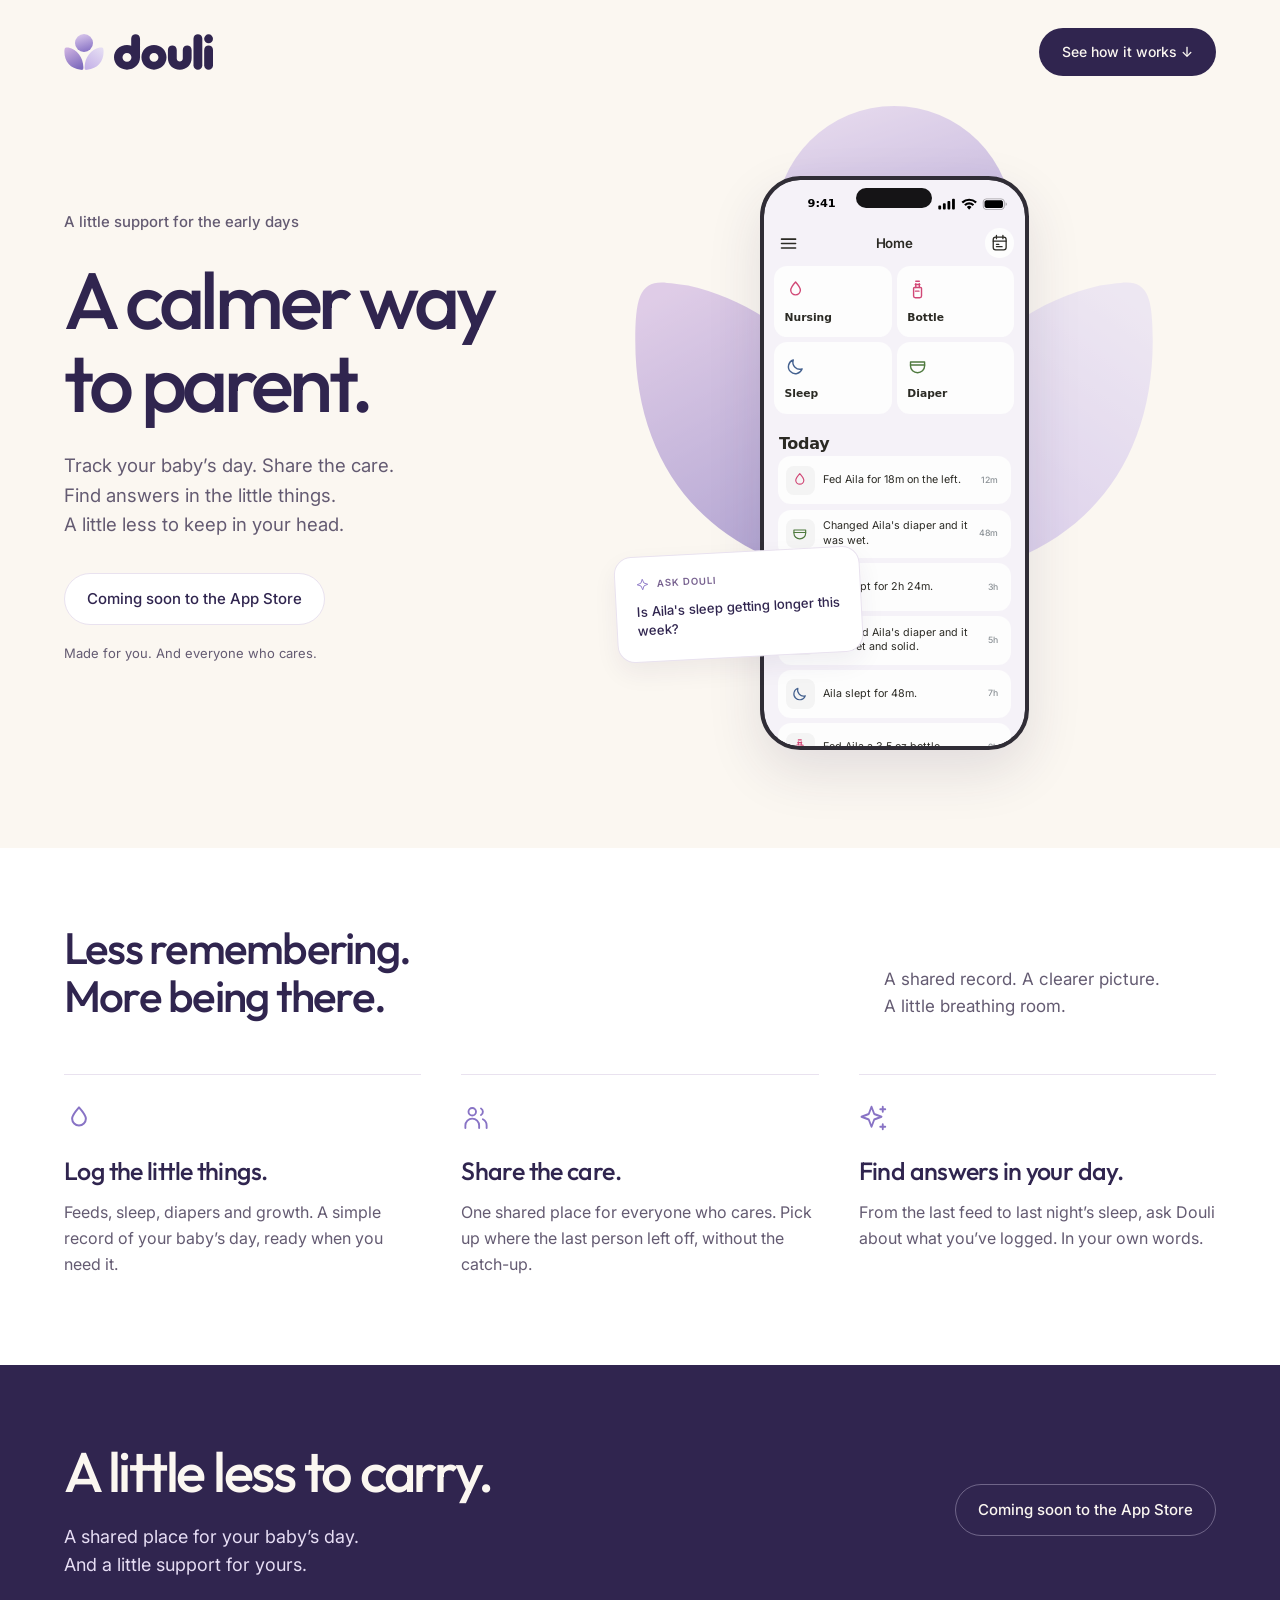
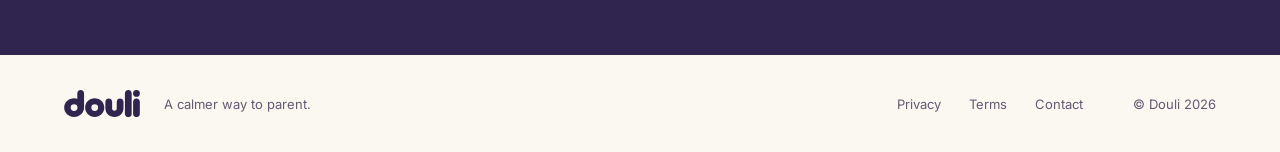
<file: index.html>
<!doctype html>
<html lang="en">
<head>
  <meta charset="utf-8">
  <meta name="viewport" content="width=device-width, initial-scale=1, viewport-fit=cover">
  <title>Douli: Shared Baby Tracker for Feeds, Sleep &amp; Diapers</title>
  <meta name="description" content="Douli is a calm baby tracker for the whole household. Log feeds, bottles, sleep and diapers in a tap, share one log with your partner and family, and ask Douli AI about the little things.">
  <link rel="canonical" href="https://getdouli.com/">
  <meta name="theme-color" content="#FBF7F1">
  <meta property="og:type" content="website">
  <meta property="og:site_name" content="Douli">
  <meta property="og:url" content="https://getdouli.com/">
  <meta property="og:title" content="Douli: a calmer way to parent">
  <meta property="og:description" content="Track your baby's day. Share the care. Find answers in the little things.">
  <meta property="og:image" content="https://getdouli.com/img/og.png">
  <meta property="og:image:width" content="1200">
  <meta property="og:image:height" content="630">
  <meta property="og:image:alt" content="Douli: a calmer way to parent.">
  <meta name="twitter:card" content="summary_large_image">
  <meta name="twitter:title" content="Douli: a calmer way to parent">
  <meta name="twitter:description" content="Track your baby's day. Share the care. Find answers in the little things.">
  <meta name="twitter:image" content="https://getdouli.com/img/og.png">
  <script type="application/ld+json">
  {
    "@context": "https://schema.org",
    "@graph": [
      {
        "@type": "WebSite",
        "@id": "https://getdouli.com/#website",
        "url": "https://getdouli.com/",
        "name": "Douli",
        "publisher": { "@id": "https://getdouli.com/#organization" }
      },
      {
        "@type": "Organization",
        "@id": "https://getdouli.com/#organization",
        "name": "Studio 4074",
        "url": "https://getdouli.com/",
        "logo": "https://getdouli.com/icon.png",
        "email": "hello@getdouli.com"
      },
      {
        "@type": "MobileApplication",
        "name": "Douli",
        "url": "https://getdouli.com/",
        "operatingSystem": "iOS",
        "applicationCategory": "HealthApplication",
        "description": "A calm baby tracker for the whole household: feeds, bottles, sleep and diapers in one shared log, with Douli AI for questions about the little things.",
        "image": "https://getdouli.com/img/og.png",
        "offers": { "@type": "Offer", "price": "0", "priceCurrency": "USD" },
        "publisher": { "@id": "https://getdouli.com/#organization" }
      }
    ]
  }
  </script>
  <link rel="icon" href="icon.png">
  <link rel="apple-touch-icon" href="apple-touch-icon.png">
  <link rel="preconnect" href="https://fonts.googleapis.com">
  <link rel="preconnect" href="https://fonts.gstatic.com" crossorigin>
  <link rel="stylesheet" href="https://fonts.googleapis.com/css2?family=Inter:wght@400;500;600&family=Outfit:wght@500&display=swap">
  <!-- Bump ?v= whenever styles.css changes: Pages lets browsers keep it 10 minutes. -->
  <link rel="stylesheet" href="styles.css?v=202611052049">
</head>
<!-- coming-soon: hides every "Get the app" button and App Store badge and
     shows the .soon pills instead. Remove the class at launch. -->
<body class="coming-soon">
  <!-- Built from the Paper file "Nura", page "Website" (Desktop, Mobile and
       "Get the app modal" artboards). -->

  <svg width="0" height="0" style="position:absolute" aria-hidden="true">
    <defs>
      <linearGradient id="petal-a" x1=".28" y1="0" x2=".6" y2="1"><stop stop-color="#D8C6EB"/><stop offset="1" stop-color="#8873C5"/></linearGradient>
      <linearGradient id="petal-b" x1=".2" y1="0" x2=".65" y2="1"><stop stop-color="#CDB1E1"/><stop offset="1" stop-color="#7D6ABC"/></linearGradient>
      <linearGradient id="petal-c" x1=".8" y1="0" x2=".2" y2="1"><stop stop-color="#E5DDF3"/><stop offset="1" stop-color="#C4B1E7"/></linearGradient>
      <symbol id="symbol" viewBox="0 0 200 180">
        <circle cx="100" cy="45" r="45" fill="url(#petal-a)"/>
        <path d="M14 67C4 66 2 72 2 89C2 139 32 173 84 179C95 181 97 177 97 166C96 119 66 78 22 68C19 67.5 16 67.1 14 67Z" fill="url(#petal-b)"/>
        <path d="M186 67C196 66 198 72 198 89C198 139 168 173 116 179C105 181 103 177 103 166C104 119 134 78 178 68C181 67.5 184 67.1 186 67Z" fill="url(#petal-c)"/>
      </symbol>
      <symbol id="wordmark" viewBox="0 0 213 76">
        <path fill-rule="evenodd" d="M37 9.5C37-3.167 56-3.167 56 9.5V49.5C56 64.8 43.6 76 28 76C12.4 76 0 64.5 0 49.5C0 34.5 12.4 23 28 23C31.2 23 34.2 23.5 37 24.5V9.5ZM37.5 49.5A9.6 9.6 0 1 0 18.3 49.5A9.6 9.6 0 1 0 37.5 49.5Z"/>
        <path fill-rule="evenodd" d="M113 49.5C113 64.5 101 76 86 76C71 76 59 64.5 59 49.5C59 34.5 71 23 86 23C101 23 113 34.5 113 49.5ZM95.6 49.5A9.6 9.6 0 1 0 76.4 49.5A9.6 9.6 0 1 0 95.6 49.5Z"/>
        <path d="M116 33.5C116 20.833 135 20.833 135 33.5V52C135 60.5 148 60.5 148 52V33.5C148 20.833 167 20.833 167 33.5V51C167 66.4 156.3 76 141.5 76C126.7 76 116 66.4 116 51V33.5Z"/>
        <path d="M171 9.5C171-3.167 190-3.167 190 9.5V66.5C190 79.167 171 79.167 171 66.5V9.5Z"/>
        <path d="M194 33.5C194 20.833 213 20.833 213 33.5V66.5C213 79.167 194 79.167 194 66.5V33.5Z"/>
        <circle cx="203.5" cy="9.5" r="9.5"/>
      </symbol>
      <symbol id="i-apple" viewBox="0 0 24 24"><path fill="currentColor" d="M17.05 12.536c.031 3.232 2.836 4.307 2.867 4.321-.024.076-.448 1.532-1.478 3.037-.89 1.301-1.813 2.596-3.268 2.623-1.43.026-1.89-.848-3.525-.848-1.634 0-2.144.821-3.498.874-1.404.053-2.474-1.407-3.372-2.703-1.835-2.651-3.237-7.49-1.354-10.758.936-1.623 2.609-2.65 4.425-2.676 1.382-.027 2.687.927 3.525.927.838 0 2.412-1.147 4.061-.979.69.029 2.628.279 3.873 2.1-.1.062-2.313 1.347-2.287 4.082M14.36 4.473c.746-.903 1.248-2.16 1.111-3.41-1.075.043-2.376.716-3.147 1.619-.691.799-1.296 2.078-1.132 3.303 1.198.093 2.422-.609 3.168-1.512"/></symbol>
      <symbol id="i-drop" viewBox="0 0 24 24"><path d="M12 3.5c3.2 3.6 5.5 6.3 5.5 9.1A5.5 5.5 0 0 1 12 18a5.5 5.5 0 0 1-5.5-5.4c0-2.8 2.3-5.5 5.5-9.1Z" fill="none" stroke="currentColor" stroke-width="1.6" stroke-linecap="round" stroke-linejoin="round"/></symbol>
      <symbol id="i-bottle" viewBox="0 0 24 24"><g fill="none" stroke="currentColor" stroke-width="1.6" stroke-linecap="round" stroke-linejoin="round"><path d="M10 2.6h4M9.4 6.2h5.2M8.5 9.6h7a1 1 0 0 1 1 1v8.8a2 2 0 0 1-2 2h-5a2 2 0 0 1-2-2v-8.8a1 1 0 0 1 1-1Z"/><path d="M10 5.4V9.6m4-4.2v4.2M9.6 13.8h4"/></g></symbol>
      <symbol id="i-moon" viewBox="0 0 24 24"><path d="M19.5 14.6A8 8 0 0 1 9.4 4.5a8 8 0 1 0 10.1 10.1Z" fill="none" stroke="currentColor" stroke-width="1.6" stroke-linecap="round" stroke-linejoin="round"/></symbol>
      <symbol id="i-diaper" viewBox="0 0 24 24"><g fill="none" stroke="currentColor" stroke-width="1.6" stroke-linecap="round" stroke-linejoin="round"><path d="M4 6.8h16v4.6c0 4.2-3.6 7.6-8 7.6s-8-3.4-8-7.6Z"/><path d="M4 10.2h16"/></g></symbol>
      <symbol id="i-people" viewBox="0 0 24 24"><g fill="none" stroke="currentColor" stroke-width="1.5" stroke-linecap="round"><circle cx="9" cy="7" r="3"/><path d="M3.5 20v-2a5.5 5.5 0 0 1 11 0v2M16 4.4a3 3 0 0 1 0 5.2M17.5 13a5.5 5.5 0 0 1 3 5v2"/></g></symbol>
      <symbol id="i-sparkles" viewBox="0 0 24 24"><path d="m10 3 2.2 5.8L18 11l-5.8 2.2L10 19l-2.2-5.8L2 11l5.8-2.2ZM19 3v4m-2-2h4m-2 12v4m-2-2h4" fill="none" stroke="currentColor" stroke-width="1.5" stroke-linecap="round" stroke-linejoin="round"/></symbol>
      <symbol id="i-spark" viewBox="0 0 24 24"><path d="m12 3 2.5 6.5L21 12l-6.5 2.5L12 21l-2.5-6.5L3 12l6.5-2.5Z" fill="none" stroke="currentColor" stroke-width="1.5"/></symbol>
    </defs>
  </svg>

  <div class="paper">
    <header class="site-header wrap">
      <a class="brand" href="./" aria-label="Douli home">
        <svg class="brand-symbol" aria-hidden="true"><use href="#symbol"/></svg>
        <svg class="brand-wordmark" aria-hidden="true"><use href="#wordmark"/></svg>
      </a>
      <nav class="site-nav">
        <a class="button button-ink button-sm" href="#how">See how it works ↓</a>
        <button class="button button-ink button-sm" type="button" data-get-app>
          <svg aria-hidden="true"><use href="#i-apple"/></svg>Get the app
        </button>
      </nav>
      <!-- Swap the href for the App Store listing once it's live. -->
      <a class="badge badge-nav" href="#get"><img src="img/app-store-badge.svg" alt="Download on the App Store" width="120" height="40"></a>
    </header>

    <section class="hero wrap">
      <div class="hero-copy">
        <p class="eyebrow">A little support for the early days</p>
        <h1>A calmer way <br>to parent.</h1>
        <p class="lede">Track your baby’s day. Share the care. <br>Find answers in the little things. <br>A little less to keep in your head.</p>
        <div class="hero-actions">
          <button class="button button-ink button-lg" type="button" data-get-app>
            <svg aria-hidden="true"><use href="#i-apple"/></svg>Get the app
          </button>
          <a class="badge badge-hero" href="#get"><img src="img/app-store-badge.svg" alt="Download on the App Store" width="180" height="60"></a>
          <span class="soon">Coming soon to the App Store</span>
          <a class="button button-ink button-lg hero-how" href="#how">See how it works ↓</a>
        </div>
        <p class="hero-note">Made for you. And everyone who cares.</p>
      </div>

      <div class="hero-art" role="img" aria-label="Douli's Home screen: Nursing, Bottle, Sleep and Diaper tiles above today's log, with an Ask Douli question beside it">
        <svg class="hero-petals" aria-hidden="true"><use href="#symbol"/></svg>
        <div class="phone">
          <div class="screen">
            <div class="status">
              <span class="status-time">9:41</span>
              <svg class="status-icons" viewBox="0 0 82 22" aria-hidden="true"><path d="M3.7 13H2.5a1 1 0 0 0-1 1v2.5a1 1 0 0 0 1 1h1.2a1 1 0 0 0 1-1V14a1 1 0 0 0-1-1m5.2-2.5H7.7a1 1 0 0 0-1 1v5a1 1 0 0 0 1 1h1.2a1 1 0 0 0 1-1v-5a1 1 0 0 0-1-1M14.1 8h-1.2a1 1 0 0 0-1 1v7.5a1 1 0 0 0 1 1h1.2a1 1 0 0 0 1-1V9a1 1 0 0 0-1-1m5.2-2.5h-1.2a1 1 0 0 0-1 1v10a1 1 0 0 0 1 1h1.2a1 1 0 0 0 1-1v-10a1 1 0 0 0-1-1"/><path fill-rule="evenodd" d="M36.57 7.8c2.49 0 4.88.92 6.68 2.58.14.13.36.12.49 0l1.3-1.27a.34.34 0 0 0 0-.5 12.55 12.55 0 0 0-16.93 0 .34.34 0 0 0 0 .5l1.3 1.26c.13.13.34.14.48 0a10 10 0 0 1 6.68-2.57m0 4.22a5.4 5.4 0 0 1 3.67 1.44c.14.13.35.13.48 0l1.3-1.33a.37.37 0 0 0-.01-.52 7.9 7.9 0 0 0-10.88 0 .37.37 0 0 0 0 .52l1.29 1.32c.13.14.34.14.48 0 1-.92 2.31-1.43 3.67-1.43m2.52 2.8q0 .15-.1.28l-2.18 2.45a.3.3 0 0 1-.24.11.3.3 0 0 1-.24-.1l-2.18-2.46a.43.43 0 0 1 .01-.56 3.44 3.44 0 0 1 4.82 0 .4.4 0 0 1 .11.28"/><path fill-rule="evenodd" opacity=".35" d="M70.5 5c2.05 0 3.08 0 3.88.34a4.3 4.3 0 0 1 2.28 2.28c.34.8.34 1.83.34 3.88s0 3.08-.34 3.88a4.3 4.3 0 0 1-2.28 2.28c-.8.34-1.83.34-3.88.34h-12c-2.05 0-3.08 0-3.88-.34a4.3 4.3 0 0 1-2.28-2.28c-.34-.8-.34-1.83-.34-3.88s0-3.08.34-3.88a4.3 4.3 0 0 1 2.28-2.28C55.42 5 56.45 5 58.5 5zM58.28 6c-1.85 0-2.77 0-3.48.36a3.3 3.3 0 0 0-1.44 1.44C53 8.5 53 9.43 53 11.28v.44c0 1.85 0 2.77.36 3.48a3.3 3.3 0 0 0 1.44 1.44c.7.36 1.63.36 3.48.36h12.44c1.85 0 2.77 0 3.48-.36a3.3 3.3 0 0 0 1.44-1.44c.36-.7.36-1.63.36-3.48v-.44c0-1.85 0-2.77-.36-3.48a3.3 3.3 0 0 0-1.44-1.44C73.5 6 72.57 6 70.72 6z"/><path d="M54 11c0-1.4 0-2.1.27-2.63a2.5 2.5 0 0 1 1.1-1.1C55.9 7 56.6 7 58 7h13c1.4 0 2.1 0 2.64.27q.72.37 1.09 1.1C75 8.9 75 9.6 75 11v1c0 1.4 0 2.1-.27 2.64a2.5 2.5 0 0 1-1.1 1.09C73.1 16 72.4 16 71 16H58c-1.4 0-2.1 0-2.63-.27a2.5 2.5 0 0 1-1.1-1.1C54 14.1 54 13.4 54 12z"/><path opacity=".35" d="M78 9.5v4.08a2.2 2.2 0 0 0 1.33-2.04A2.2 2.2 0 0 0 78 9.5"/></svg>
            </div>
            <div class="app-bar">
              <svg class="app-menu" viewBox="0 0 24 24" aria-hidden="true"><path d="M4 7h16M4 12h16M4 17h16" fill="none" stroke="currentColor" stroke-width="1.8" stroke-linecap="round"/></svg>
              <span class="app-title">Home</span>
              <span class="app-cal"><svg viewBox="0 0 24 24" aria-hidden="true"><g fill="none" stroke="currentColor" stroke-width="1.6" stroke-linecap="round" stroke-linejoin="round"><rect x="4" y="5" width="16" height="16" rx="3"/><path d="M8 3v4m8-4v4M4 10h16M8 14h3m-3 3h7"/></g></svg></span>
            </div>
            <div class="tiles">
              <div class="tile"><svg class="c-feed"><use href="#i-drop"/></svg>Nursing</div>
              <div class="tile"><svg class="c-feed"><use href="#i-bottle"/></svg>Bottle</div>
              <div class="tile"><svg class="c-sleep"><use href="#i-moon"/></svg>Sleep</div>
              <div class="tile"><svg class="c-diaper"><use href="#i-diaper"/></svg>Diaper</div>
            </div>
            <p class="today">Today</p>
            <ul class="rows">
              <li><span class="row-icon"><svg class="c-feed"><use href="#i-drop"/></svg></span><span class="row-text">Fed Aila for 18m on the left.</span><span class="row-age">12m</span></li>
              <li><span class="row-icon"><svg class="c-diaper"><use href="#i-diaper"/></svg></span><span class="row-text">Changed Aila's diaper and it was wet.</span><span class="row-age">48m</span></li>
              <li><span class="row-icon"><svg class="c-sleep"><use href="#i-moon"/></svg></span><span class="row-text">Aila slept for 2h 24m.</span><span class="row-age">3h</span></li>
              <li><span class="row-icon"><svg class="c-diaper"><use href="#i-diaper"/></svg></span><span class="row-text">Changed Aila's diaper and it was wet and solid.</span><span class="row-age">5h</span></li>
              <li><span class="row-icon"><svg class="c-sleep"><use href="#i-moon"/></svg></span><span class="row-text">Aila slept for 48m.</span><span class="row-age">7h</span></li>
              <li><span class="row-icon"><svg class="c-feed"><use href="#i-bottle"/></svg></span><span class="row-text">Fed Aila a 3.5 oz bottle.</span><span class="row-age">9h</span></li>
            </ul>
          </div>
          <span class="island" aria-hidden="true"></span>
        </div>
        <div class="ask-card">
          <p class="ask-label"><svg aria-hidden="true"><use href="#i-spark"/></svg>Ask Douli</p>
          <p class="ask-question">Is Aila's sleep getting longer this week?</p>
        </div>
      </div>
    </section>
  </div>

  <section class="benefits" id="how">
    <div class="wrap">
      <div class="benefits-head">
        <h2>Less remembering. <br>More being there.</h2>
        <p>A shared record. A clearer picture. <br>A little breathing room.</p>
      </div>
      <div class="benefit-grid">
        <article class="benefit">
          <svg class="benefit-icon" aria-hidden="true"><use href="#i-drop"/></svg>
          <h3>Log the little things.</h3>
          <p>Feeds, sleep, diapers and growth. A simple record of your baby’s day, ready when you need it.</p>
        </article>
        <article class="benefit" id="shared">
          <svg class="benefit-icon" aria-hidden="true"><use href="#i-people"/></svg>
          <h3>Share the care.</h3>
          <p>One shared place for everyone who cares. Pick up where the last person left off, without the catch-up.</p>
        </article>
        <article class="benefit">
          <svg class="benefit-icon" aria-hidden="true"><use href="#i-sparkles"/></svg>
          <h3>Find answers in your day.</h3>
          <p>From the last feed to last night’s sleep, ask Douli about what you’ve logged. In your own words.</p>
        </article>
      </div>
    </div>
  </section>

  <section class="closing" id="get">
    <div class="wrap closing-inner">
      <div class="closing-copy">
        <h2>A little less <br class="m-break">to carry.</h2>
        <p>A shared place for your baby’s day.<br>And a little support for yours.</p>
      </div>
      <button class="button button-paper button-xl" type="button" data-get-app>
        <svg aria-hidden="true"><use href="#i-apple"/></svg>Get the app
      </button>
      <span class="soon soon-on-ink">Coming soon to the App Store</span>
      <a class="badge badge-closing" href="#get"><img src="img/app-store-badge.svg" alt="Download on the App Store" width="180" height="60"></a>
    </div>
  </section>

  <footer class="site-footer">
    <div class="wrap footer-inner">
      <div class="footer-brand">
        <svg class="footer-wordmark" role="img" aria-label="douli"><use href="#wordmark"/></svg>
        <span>A calmer way to parent.</span>
      </div>
      <div class="footer-links">
        <a href="privacy.html">Privacy</a>
        <!-- No terms page yet. -->
        <a href="privacy.html">Terms</a>
        <a href="mailto:hello@getdouli.com">Contact</a>
        <span class="footer-copy">© Douli 2026</span>
      </div>
    </div>
  </footer>

  <!-- "Get the app": a QR code to scan on desktop. -->
  <div class="modal" id="get-app" hidden>
    <div class="modal-scrim" data-close></div>
    <div class="modal-card" role="dialog" aria-modal="true" aria-labelledby="get-app-title">
      <button class="modal-close" type="button" data-close aria-label="Close">
        <svg viewBox="0 0 24 24" aria-hidden="true"><path d="m6 6 12 12M18 6 6 18" fill="none" stroke="currentColor" stroke-width="1.6" stroke-linecap="round"/></svg>
      </button>
      <div class="brand brand-modal" aria-hidden="true">
        <svg class="brand-symbol"><use href="#symbol"/></svg>
        <svg class="brand-wordmark"><use href="#wordmark"/></svg>
      </div>
      <h2 id="get-app-title">A little support,<br>one scan away.</h2>
      <p>Scan with your phone’s camera<br>to download Douli from the App Store.</p>
      <!-- PLACEHOLDER: the design's sample QR. Replace with one generated from
           the App Store URL once the listing is live. -->
      <div class="qr">
        <svg viewBox="0 0 33 33" role="img" aria-label="QR code for the App Store"><rect width="33" height="33" fill="#FFFFFF"/><path fill="#30254F" d="M4 4h7v1h-7zM13 4h1v1h-1zM16 4h1v1h-1zM22 4h7v1h-7zM4 5h1v1h-1zM10 5h1v1h-1zM14 5h3v1h-3zM18 5h2v1h-2zM22 5h1v1h-1zM28 5h1v1h-1zM4 6h1v1h-1zM6 6h3v1h-3zM10 6h1v1h-1zM12 6h3v1h-3zM16 6h1v1h-1zM19 6h2v1h-2zM22 6h1v1h-1zM24 6h3v1h-3zM28 6h1v1h-1zM4 7h1v1h-1zM6 7h3v1h-3zM10 7h1v1h-1zM13 7h3v1h-3zM18 7h1v1h-1zM22 7h1v1h-1zM24 7h3v1h-3zM28 7h1v1h-1zM4 8h1v1h-1zM6 8h3v1h-3zM10 8h1v1h-1zM14 8h1v1h-1zM17 8h3v1h-3zM22 8h1v1h-1zM24 8h3v1h-3zM28 8h1v1h-1zM4 9h1v1h-1zM10 9h1v1h-1zM13 9h1v1h-1zM17 9h3v1h-3zM22 9h1v1h-1zM28 9h1v1h-1zM4 10h7v1h-7zM12 10h1v1h-1zM14 10h1v1h-1zM16 10h1v1h-1zM18 10h1v1h-1zM20 10h1v1h-1zM22 10h7v1h-7zM12 11h3v1h-3zM16 11h2v1h-2zM4 12h3v1h-3zM8 12h5v1h-5zM14 12h2v1h-2zM18 12h1v1h-1zM20 12h3v1h-3zM26 12h1v1h-1zM4 13h1v1h-1zM7 13h1v1h-1zM9 13h1v1h-1zM11 13h2v1h-2zM14 13h2v1h-2zM20 13h2v1h-2zM28 13h1v1h-1zM4 14h1v1h-1zM6 14h1v1h-1zM10 14h1v1h-1zM13 14h1v1h-1zM17 14h1v1h-1zM19 14h1v1h-1zM21 14h1v1h-1zM23 14h2v1h-2zM5 15h2v1h-2zM8 15h1v1h-1zM15 15h1v1h-1zM19 15h1v1h-1zM23 15h1v1h-1zM26 15h3v1h-3zM4 16h5v1h-5zM10 16h3v1h-3zM16 16h1v1h-1zM20 16h4v1h-4zM25 16h2v1h-2zM5 17h3v1h-3zM13 17h1v1h-1zM15 17h3v1h-3zM21 17h1v1h-1zM23 17h1v1h-1zM25 17h1v1h-1zM4 18h1v1h-1zM6 18h1v1h-1zM10 18h1v1h-1zM12 18h1v1h-1zM14 18h3v1h-3zM18 18h4v1h-4zM23 18h3v1h-3zM28 18h1v1h-1zM5 19h1v1h-1zM8 19h2v1h-2zM11 19h1v1h-1zM14 19h1v1h-1zM16 19h5v1h-5zM23 19h1v1h-1zM25 19h4v1h-4zM4 20h1v1h-1zM8 20h3v1h-3zM12 20h1v1h-1zM14 20h2v1h-2zM18 20h7v1h-7zM26 20h3v1h-3zM12 21h2v1h-2zM15 21h1v1h-1zM18 21h1v1h-1zM20 21h1v1h-1zM24 21h1v1h-1zM26 21h3v1h-3zM4 22h7v1h-7zM12 22h1v1h-1zM14 22h1v1h-1zM17 22h1v1h-1zM20 22h1v1h-1zM22 22h1v1h-1zM24 22h1v1h-1zM4 23h1v1h-1zM10 23h1v1h-1zM12 23h1v1h-1zM15 23h1v1h-1zM19 23h2v1h-2zM24 23h1v1h-1zM26 23h1v1h-1zM4 24h1v1h-1zM6 24h3v1h-3zM10 24h1v1h-1zM12 24h1v1h-1zM14 24h1v1h-1zM16 24h1v1h-1zM19 24h9v1h-9zM4 25h1v1h-1zM6 25h3v1h-3zM10 25h1v1h-1zM13 25h1v1h-1zM15 25h3v1h-3zM20 25h1v1h-1zM23 25h2v1h-2zM26 25h2v1h-2zM4 26h1v1h-1zM6 26h3v1h-3zM10 26h1v1h-1zM12 26h1v1h-1zM14 26h3v1h-3zM18 26h1v1h-1zM20 26h1v1h-1zM22 26h1v1h-1zM26 26h1v1h-1zM28 26h1v1h-1zM4 27h1v1h-1zM10 27h1v1h-1zM12 27h2v1h-2zM16 27h5v1h-5zM25 27h4v1h-4zM4 28h7v1h-7zM12 28h2v1h-2zM15 28h1v1h-1zM18 28h1v1h-1zM21 28h1v1h-1zM26 28h1v1h-1zM28 28h1v1h-1z"/></svg>
      </div>
      <a class="badge badge-modal" href="#get"><img src="img/app-store-badge.svg" alt="Download on the App Store" width="144" height="48"></a>
    </div>
  </div>

  <script>
    (function () {
      var modal = document.getElementById('get-app');
      var lastFocus = null;
      function open() {
        lastFocus = document.activeElement;
        modal.hidden = false;
        document.documentElement.classList.add('modal-open');
        modal.querySelector('.modal-close').focus();
      }
      function close() {
        modal.hidden = true;
        document.documentElement.classList.remove('modal-open');
        if (lastFocus) lastFocus.focus();
      }
      document.querySelectorAll('[data-get-app]').forEach(function (b) { b.addEventListener('click', open); });
      modal.querySelectorAll('[data-close]').forEach(function (b) { b.addEventListener('click', close); });
      document.addEventListener('keydown', function (e) { if (e.key === 'Escape' && !modal.hidden) close(); });
    })();
  </script>
</body>
</html>
</file>
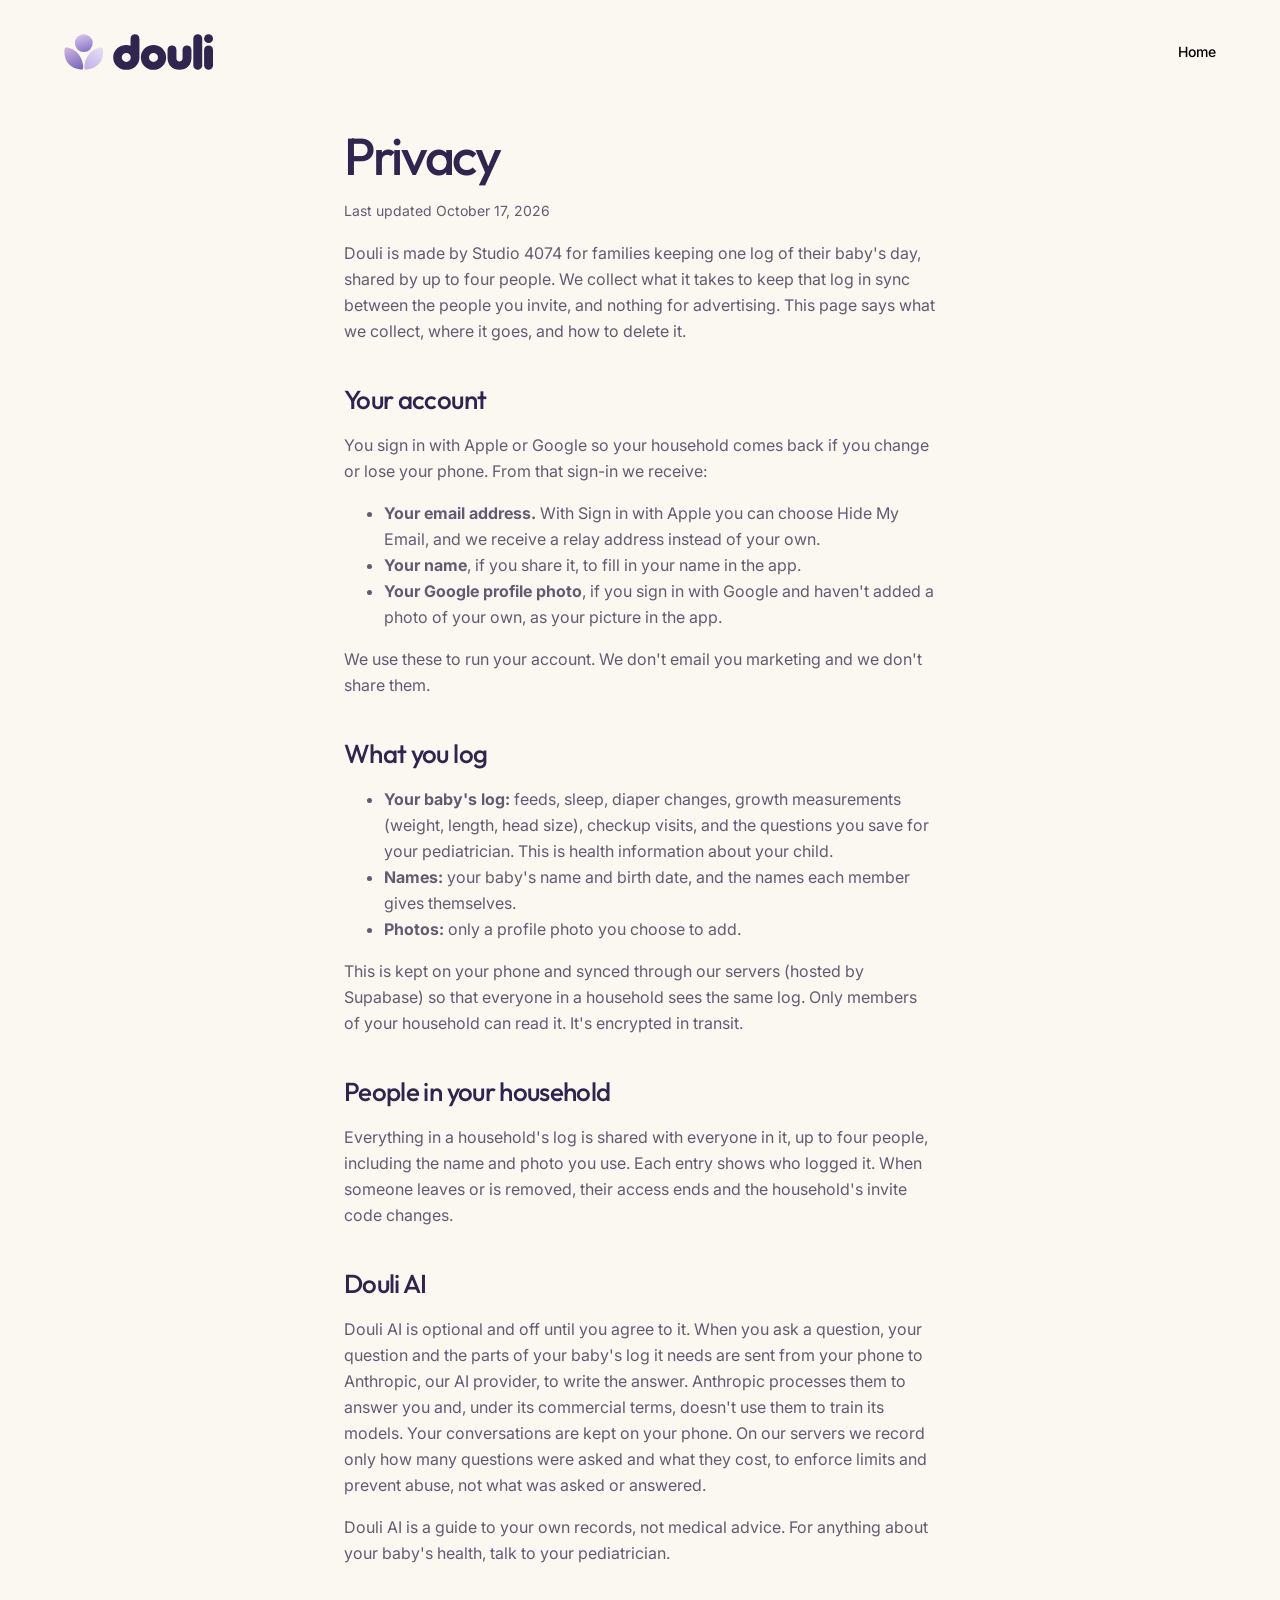
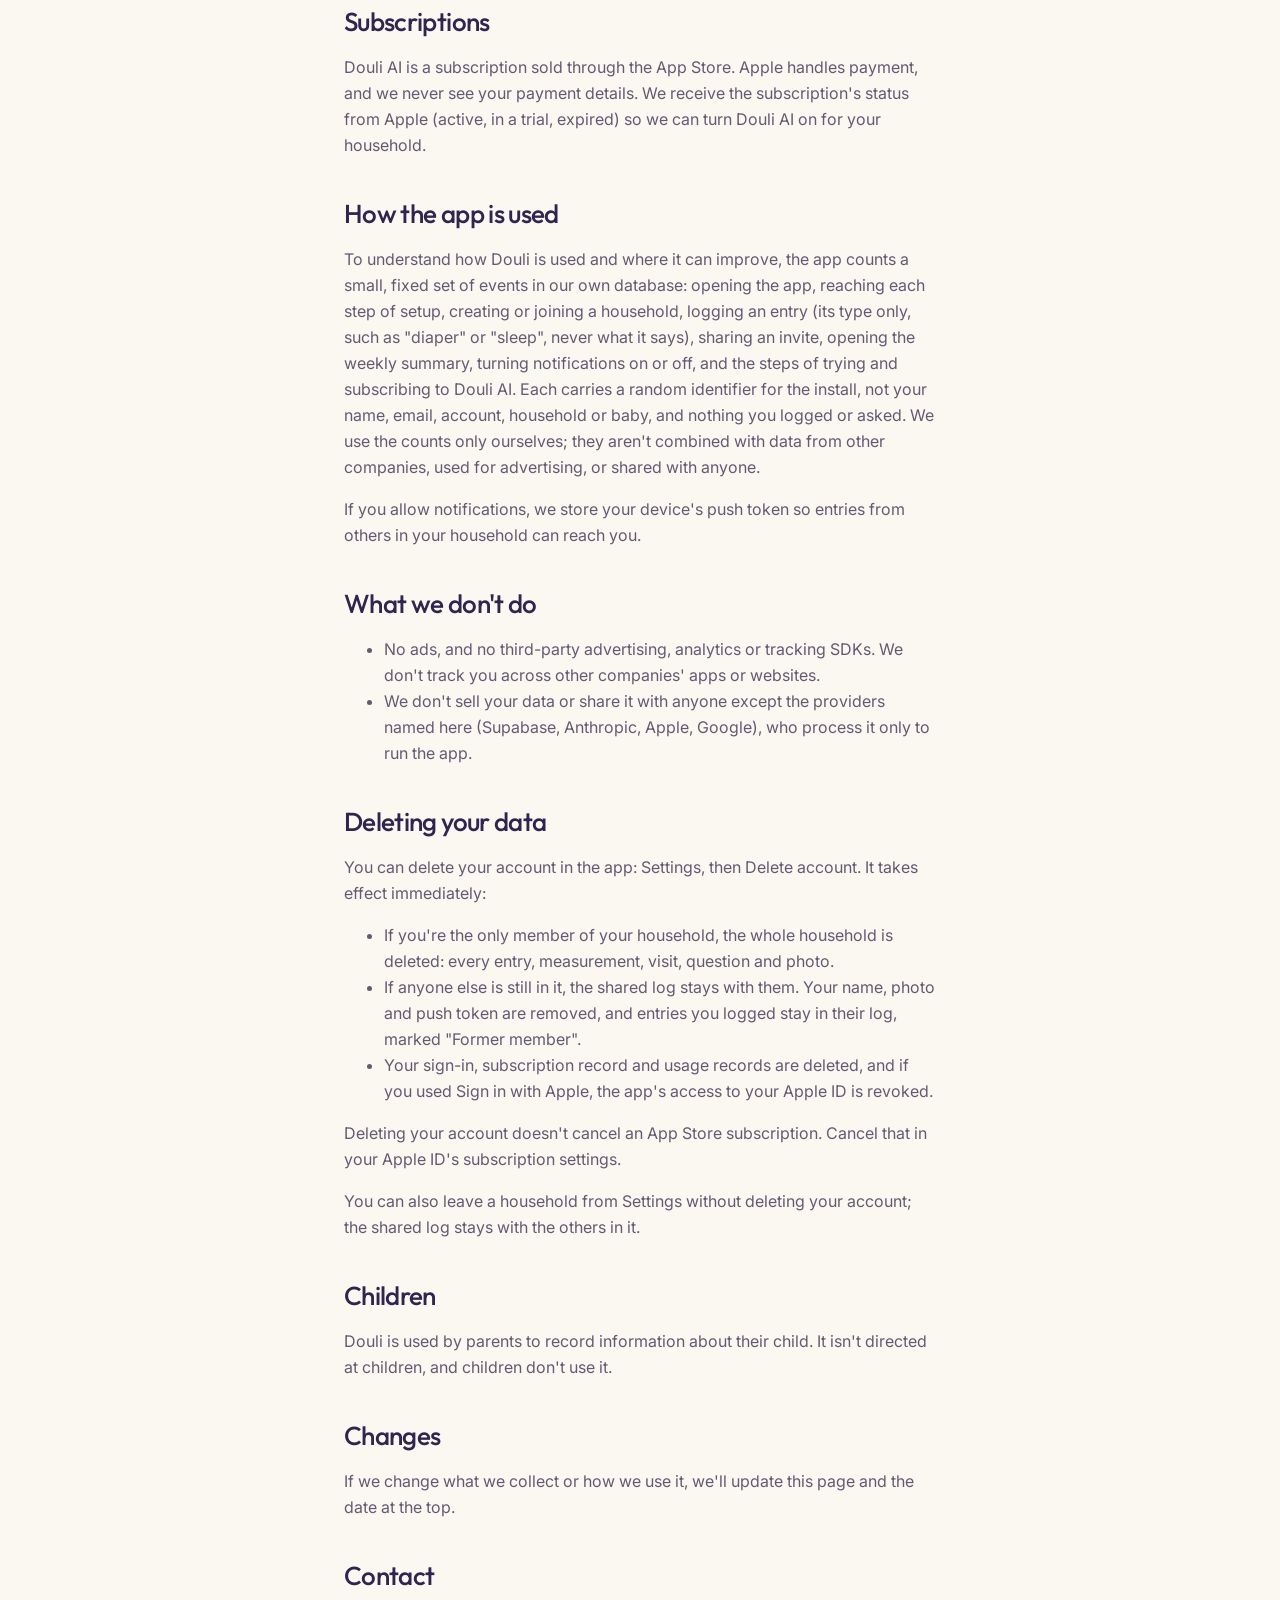
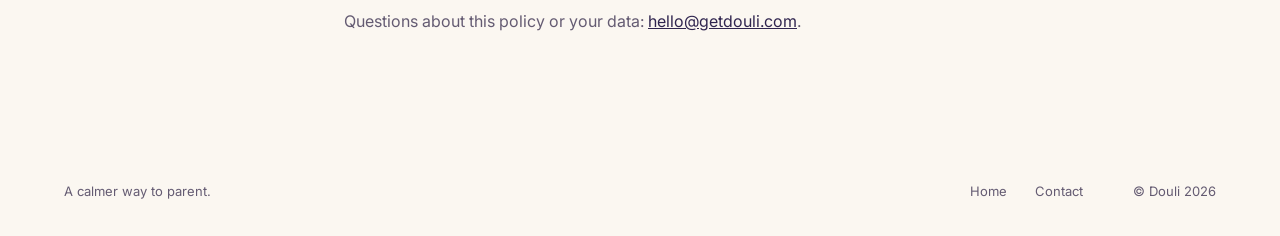
<file: privacy.html>
<!doctype html>
<html lang="en">
<head>
  <meta charset="utf-8">
  <meta name="viewport" content="width=device-width, initial-scale=1, viewport-fit=cover">
  <meta name="theme-color" content="#FBF7F1">
  <title>Privacy — Douli</title>
  <meta name="description" content="What Douli collects, where it goes, and how to have it removed.">
  <link rel="canonical" href="https://getdouli.com/privacy.html">
  <meta property="og:type" content="website">
  <meta property="og:site_name" content="Douli">
  <meta property="og:url" content="https://getdouli.com/privacy.html">
  <meta property="og:title" content="Privacy — Douli">
  <meta property="og:description" content="What Douli collects, where it goes, and how to have it removed.">
  <meta property="og:image" content="https://getdouli.com/img/og.png">
  <meta name="twitter:card" content="summary_large_image">
  <link rel="icon" href="icon.png">
  <link rel="apple-touch-icon" href="apple-touch-icon.png">
  <link rel="stylesheet" href="https://fonts.googleapis.com/css2?family=Inter:wght@400;500;600&family=Outfit:wght@500&display=swap">
  <link rel="stylesheet" href="styles.css?v=202611052049">
</head>
<body>
  <!-- Published at https://getdouli.com/privacy.html (GitHub Pages,
       kuma775122/douli-site). Brand.privacyPolicyURL points here. -->
  <header class="site-header">
    <a class="brand" href="./" aria-label="Douli home"><img src="img/logo.svg" alt="" width="149" height="36"></a>
    <nav class="site-nav"><a href="./">Home</a></nav>
  </header>

  <main class="wrap prose">
    <h1>Privacy</h1>
    <p class="updated">Last updated October 17, 2026</p>

    <p>Douli is made by Studio 4074 for families keeping one log of their baby's day, shared by up to four people. We collect what it takes to keep that log in sync between the people you invite, and nothing for advertising. This page says what we collect, where it goes, and how to delete it.</p>

    <h2>Your account</h2>
    <p>You sign in with Apple or Google so your household comes back if you change or lose your phone. From that sign-in we receive:</p>
    <ul>
      <li><strong>Your email address.</strong> With Sign in with Apple you can choose Hide My Email, and we receive a relay address instead of your own.</li>
      <li><strong>Your name</strong>, if you share it, to fill in your name in the app.</li>
      <li><strong>Your Google profile photo</strong>, if you sign in with Google and haven't added a photo of your own, as your picture in the app.</li>
    </ul>
    <p>We use these to run your account. We don't email you marketing and we don't share them.</p>

    <h2>What you log</h2>
    <ul>
      <li><strong>Your baby's log:</strong> feeds, sleep, diaper changes, growth measurements (weight, length, head size), checkup visits, and the questions you save for your pediatrician. This is health information about your child.</li>
      <li><strong>Names:</strong> your baby's name and birth date, and the names each member gives themselves.</li>
      <li><strong>Photos:</strong> only a profile photo you choose to add.</li>
    </ul>
    <p>This is kept on your phone and synced through our servers (hosted by Supabase) so that everyone in a household sees the same log. Only members of your household can read it. It's encrypted in transit.</p>

    <h2>People in your household</h2>
    <p>Everything in a household's log is shared with everyone in it, up to four people, including the name and photo you use. Each entry shows who logged it. When someone leaves or is removed, their access ends and the household's invite code changes.</p>

    <h2>Douli AI</h2>
    <p>Douli AI is optional and off until you agree to it. When you ask a question, your question and the parts of your baby's log it needs are sent from your phone to Anthropic, our AI provider, to write the answer. Anthropic processes them to answer you and, under its commercial terms, doesn't use them to train its models. Your conversations are kept on your phone. On our servers we record only how many questions were asked and what they cost, to enforce limits and prevent abuse, not what was asked or answered.</p>
    <p>Douli AI is a guide to your own records, not medical advice. For anything about your baby's health, talk to your pediatrician.</p>

    <h2>Subscriptions</h2>
    <p>Douli AI is a subscription sold through the App Store. Apple handles payment, and we never see your payment details. We receive the subscription's status from Apple (active, in a trial, expired) so we can turn Douli AI on for your household.</p>

    <h2>How the app is used</h2>
    <p>To understand how Douli is used and where it can improve, the app counts a small, fixed set of events in our own database: opening the app, reaching each step of setup, creating or joining a household, logging an entry (its type only, such as "diaper" or "sleep", never what it says), sharing an invite, opening the weekly summary, turning notifications on or off, and the steps of trying and subscribing to Douli AI. Each carries a random identifier for the install, not your name, email, account, household or baby, and nothing you logged or asked. We use the counts only ourselves; they aren't combined with data from other companies, used for advertising, or shared with anyone.</p>
    <p>If you allow notifications, we store your device's push token so entries from others in your household can reach you.</p>

    <h2>What we don't do</h2>
    <ul>
      <li>No ads, and no third-party advertising, analytics or tracking SDKs. We don't track you across other companies' apps or websites.</li>
      <li>We don't sell your data or share it with anyone except the providers named here (Supabase, Anthropic, Apple, Google), who process it only to run the app.</li>
    </ul>

    <h2>Deleting your data</h2>
    <p>You can delete your account in the app: Settings, then Delete account. It takes effect immediately:</p>
    <ul>
      <li>If you're the only member of your household, the whole household is deleted: every entry, measurement, visit, question and photo.</li>
      <li>If anyone else is still in it, the shared log stays with them. Your name, photo and push token are removed, and entries you logged stay in their log, marked "Former member".</li>
      <li>Your sign-in, subscription record and usage records are deleted, and if you used Sign in with Apple, the app's access to your Apple ID is revoked.</li>
    </ul>
    <p>Deleting your account doesn't cancel an App Store subscription. Cancel that in your Apple ID's subscription settings.</p>
    <p>You can also leave a household from Settings without deleting your account; the shared log stays with the others in it.</p>

    <h2>Children</h2>
    <p>Douli is used by parents to record information about their child. It isn't directed at children, and children don't use it.</p>

    <h2>Changes</h2>
    <p>If we change what we collect or how we use it, we'll update this page and the date at the top.</p>

    <h2>Contact</h2>
    <p>Questions about this policy or your data: <a href="mailto:hello@getdouli.com">hello@getdouli.com</a>.</p>
  </main>

  <footer class="site-footer">
    <div class="wrap footer-inner">
      <div class="footer-brand"><span>A calmer way to parent.</span></div>
      <div class="footer-links">
        <a href="./">Home</a>
        <a href="mailto:hello@getdouli.com">Contact</a>
        <span class="footer-copy">© Douli 2026</span>
      </div>
    </div>
  </footer>
</body>
</html>
</file>
<file: styles.css>
/* Built from the Paper file "Nura", page "Website": a warm-paper hero with the
   phone and an Ask Douli card, a white benefits band, a deep-ink closing band,
   and a QR "Get the app" dialog on desktop. Light only, as designed.
   Colours are the Douli Lavender brand (DouliKit Palette, "MARK: Brand").
   The phone mock keeps the design's own category colours. */
:root {
  --paper: #FBF7F1;
  --white: #FFFFFF;
  --ink: #30254F;
  --body: #645B72;
  --lavender: #8873C5;
  --lavender-ink: #77618F;
  --line: #E9E2EF;
  --on-ink: #E6DDF4;
  --close-bg: #F1EBF5;
  --scrim: rgba(30, 24, 43, 0.46);

  /* The phone mock */
  --mock-screen: #F5F2F8;
  --mock-card: #FDFDFD;
  --mock-sunken: #F4F4F4;
  --mock-ink: #2B2A24;
  --mock-muted: #8B9196;
  --mock-feed: #D14876;
  --mock-sleep: #44618F;
  --mock-diaper: #4F7A3F;
  --bezel: #302D36;

  --display: "Outfit", "Avenir Next", "Helvetica Neue", Arial, sans-serif;
  --text: "Inter", -apple-system, BlinkMacSystemFont, "Segoe UI", Arial, sans-serif;
  color-scheme: light;
}

* { box-sizing: border-box; }

html { -webkit-text-size-adjust: 100%; scroll-behavior: smooth; }
html.modal-open { overflow: hidden; }

body {
  margin: 0;
  background: var(--paper);
  color: var(--ink);
  font-family: var(--text);
  font-size: 16px;
  line-height: 1.5;
  -webkit-font-smoothing: antialiased;
  -moz-osx-font-smoothing: grayscale;
}

img { max-width: 100%; display: block; }

a { color: inherit; }
a:focus-visible, button:focus-visible { outline: 2px solid var(--lavender); outline-offset: 3px; border-radius: 8px; }

.wrap {
  width: 100%;
  max-width: 1440px;
  margin: 0 auto;
  padding-left: max(88px, env(safe-area-inset-left, 0px));
  padding-right: max(88px, env(safe-area-inset-right, 0px));
}

h1, h2, h3 { margin: 0; font-family: var(--display); font-weight: 500; text-wrap: balance; }

/* Brand mark: the petal symbol beside the drawn wordmark. */

.brand { display: inline-flex; align-items: center; gap: 10px; color: var(--ink); text-decoration: none; }
.brand-symbol { width: 40px; height: 36px; flex: none; }
.brand-wordmark { width: 99px; height: 36px; flex: none; fill: var(--ink); }

/* Buttons */

.button {
  display: inline-flex;
  align-items: center;
  justify-content: center;
  gap: 12px;
  border: 0;
  border-radius: 999px;
  font-family: var(--text);
  font-weight: 500;
  cursor: pointer;
  text-decoration: none;
  white-space: nowrap;
  transition: transform 0.15s ease, background-color 0.15s ease;
}

.button:hover { transform: translateY(-1px); }
.button svg { width: 21px; height: 24px; flex: none; }

.button-ink { background: var(--ink); color: var(--paper); }
.button-ink:hover { background: #241B3E; }
.button-paper { background: var(--paper); color: var(--ink); font-weight: 600; }
.button-paper:hover { background: var(--white); }

.button-sm { padding: 14px 23px; font-size: 14px; line-height: 20px; }
.button-lg { padding: 19px 27px; font-size: 16px; line-height: 22px; }
.button-xl { padding: 21px 30px; font-size: 16px; line-height: 22px; }

.badge { display: none; flex: none; }
.badge img { width: 100%; height: auto; }

.text-link { font-size: 14px; font-weight: 500; line-height: 20px; color: #000000; text-decoration: none; }
.hero-how { display: none; }
.text-link:hover { text-decoration: underline; text-underline-offset: 3px; }

/* Header */

.site-header {
  display: flex;
  align-items: center;
  justify-content: space-between;
  min-height: 104px;
  padding-block: 24px;
  padding-left: max(64px, env(safe-area-inset-left, 0px));
  padding-right: max(64px, env(safe-area-inset-right, 0px));
}

.site-nav { display: flex; align-items: center; gap: 36px; }
.site-nav > a:not(.button) { font-size: 14px; font-weight: 500; line-height: 20px; color: #000000; text-decoration: none; }
.site-nav > a:not(.button):hover { color: var(--ink); text-decoration: underline; text-underline-offset: 3px; }

/* Hero */

.paper { background: var(--paper); }

.hero {
  display: flex;
  gap: 64px;
  padding-top: 72px;
  padding-bottom: 54px;
  min-height: 744px;
}

.hero-copy {
  display: flex;
  flex-direction: column;
  align-items: flex-start;
  flex: 0 0 570px;
  min-width: 0;
  padding-top: 36px;
  /* The headline sizes itself to this column (cqi), so it stays on two lines
     however narrow the column gets. */
  container-type: inline-size;
}

.eyebrow {
  display: flex;
  align-items: center;
  gap: 10px;
  margin: 0;
  color: var(--body);
  font-size: clamp(14px, 0.1vw + 13.6px, 15px);
  font-weight: 500;
  line-height: 1.45;
}

.dot { width: 6px; height: 6px; border-radius: 99px; background: var(--lavender); flex: none; }

h1 {
  margin-top: 24px;
  /* Fluid between phone and desktop instead of stepping at breakpoints:
     57px on a 390-wide phone, 84px from 1440 up. */
  /* "A calmer way" runs about 5.4× the font size, so 18cqi keeps it on one line. */
  font-size: min(clamp(50px, 2.57vw + 47px, 84px), 18cqi);
  line-height: 1.05;
  letter-spacing: -0.055em;
  color: var(--ink);
}

.lede { margin: 26px 0 0; max-width: 470px; color: var(--body); font-size: clamp(16px, 0.28vw + 15px, 19px); line-height: 1.58; }

.hero-actions { display: flex; align-items: center; gap: 24px; margin-top: 34px; flex-wrap: wrap; }
.hero-note { margin: 18px 0 0; color: var(--body); font-size: 13px; line-height: 20px; }

/* The art is drawn at the design's own size (630 × 652) and zoomed to fit. */

.hero-art {
  position: relative;
  flex: 0 0 630px;
  width: 630px;
  height: 652px;
}

/* The symbol stands upright, centred on the phone and raised so its round
   top rises above the device while the two petals open out on either side. */
.hero-petals {
  position: absolute;
  left: 7px;
  top: -80px;
  width: 600px;
  height: 540px;
  opacity: 0.6;
}

.phone {
  position: absolute;
  left: 154px;
  top: 0;
  width: 306px;
  height: 652px;
  border: 5px solid var(--bezel);
  border-radius: 46px;
  background: var(--bezel);
  box-shadow: 0 24px 60px rgba(48, 37, 79, 0.125);
  overflow: hidden;
}

.screen {
  position: relative;
  height: 100%;
  border-radius: 40px;
  background: var(--mock-screen);
  overflow: hidden;
}

.island { position: absolute; left: 105px; top: 9px; width: 87px; height: 23px; border-radius: 18px; background: #151416; }

.status {
  display: flex;
  align-items: center;
  justify-content: space-between;
  padding: 16px 18px 14px 50px;
}

.status-time { font-family: -apple-system, system-ui, sans-serif; font-size: 12.9px; font-weight: 600; line-height: 16.7px; color: #000000; }
.status-icons { width: 82px; height: 22px; fill: #000000; }

.app-bar { display: flex; align-items: center; gap: 9px; padding: 3px 12px 0; }
.app-menu { width: 24px; height: 24px; margin: 4.7px; color: var(--mock-ink); flex: none; }
.app-title { flex: 1; text-align: center; font-size: 15.2px; font-weight: 600; letter-spacing: -0.02em; line-height: 18.2px; color: var(--mock-ink); }
.app-cal { display: grid; place-items: center; width: 33.4px; height: 33.4px; border-radius: 999px; background: var(--mock-card); color: var(--mock-ink); flex: none; }
.app-cal svg { width: 22px; height: 22px; }

.tiles { display: grid; grid-template-columns: 1fr 1fr; gap: 6px; padding: 9px 12px 24px; }

.tile {
  display: flex;
  flex-direction: column;
  align-items: flex-start;
  gap: 12px;
  padding: 15px 12px;
  border-radius: 15px;
  background: var(--mock-card);
  font-family: -apple-system, system-ui, sans-serif;
  font-size: 12.2px;
  font-weight: 600;
  line-height: 15.2px;
  color: var(--mock-ink);
}

.tile svg { width: 24px; height: 24px; }
.c-feed { color: var(--mock-feed); }
.c-sleep { color: var(--mock-sleep); }
.c-diaper { color: var(--mock-diaper); }

.today { margin: 0 0 3px; padding: 0 17.5px; font-family: -apple-system, system-ui, sans-serif; font-size: 18.2px; font-weight: 600; letter-spacing: -0.02em; line-height: 21.3px; color: var(--mock-ink); }

.rows { list-style: none; margin: 0; padding: 0 16px; display: flex; flex-direction: column; gap: 6px; }

.rows li {
  display: flex;
  align-items: center;
  gap: 9px;
  min-height: 54.7px;
  padding: 9px;
  border-radius: 15px;
  background: var(--mock-card);
}

.row-icon { display: grid; place-items: center; width: 33.4px; height: 33.4px; border-radius: 9px; background: var(--mock-sunken); flex: none; }
.row-icon svg { width: 20px; height: 20px; }
.row-text { flex: 1; min-width: 0; font-size: 12.2px; line-height: 16.7px; color: var(--mock-ink); }
.row-age { padding-right: 6px; font-size: 9.9px; font-weight: 500; line-height: 12.2px; color: var(--mock-muted); }

.ask-card {
  position: absolute;
  left: -12px;
  top: 434px;
  width: 279px;
  padding: 23px;
  border: 1px solid var(--line);
  border-radius: 20px;
  background: var(--white);
  box-shadow: 0 12px 28px rgba(48, 37, 79, 0.063);
  transform: rotate(-3deg);
  transform-origin: 0 0;
}

.ask-label {
  display: flex;
  align-items: center;
  gap: 8px;
  margin: 0;
  color: var(--lavender-ink);
  font-size: 11px;
  font-weight: 600;
  letter-spacing: 0.1em;
  line-height: 16px;
  text-transform: uppercase;
}

.ask-label svg { width: 16px; height: 16px; color: var(--lavender); flex: none; }
.ask-question { margin: 12px 0 0; color: var(--ink); font-size: 15px; font-weight: 500; line-height: 22px; }

/* Benefits */

.benefits { background: var(--white); padding-block: 76px 88px; }

.benefits-head { display: flex; align-items: flex-end; justify-content: space-between; gap: 40px; }
.benefits-head h2 { font-size: 44px; line-height: 48px; letter-spacing: -0.04em; color: var(--ink); }
.benefits-head p { flex: 0 0 332px; margin: 0; color: var(--body); font-size: 17px; line-height: 27px; }

.benefit-grid { display: grid; grid-template-columns: repeat(3, minmax(0, 1fr)); gap: 40px; margin-top: 54px; }

.benefit { display: flex; flex-direction: column; align-items: flex-start; padding-top: 28px; border-top: 1px solid var(--line); }
.benefit-icon { width: 30px; height: 30px; color: var(--lavender); }
.benefit h3 { margin-top: 22px; font-size: 25px; line-height: 32px; letter-spacing: -0.025em; color: var(--ink); }
.benefit p { margin: 12px 0 0; max-width: 358px; color: var(--body); font-size: 16px; line-height: 26px; }

/* Closing */

.closing { background: var(--ink); color: var(--paper); }

.closing-inner { display: flex; align-items: center; justify-content: space-between; gap: 32px; padding-block: 76px; }
.closing-copy { display: flex; flex-direction: column; gap: 20px; }
.m-break { display: none; }
.closing h2 { font-size: 56px; line-height: 62px; letter-spacing: -0.04em; color: var(--paper); }
.closing p { margin: 0; color: var(--on-ink); font-size: 18px; line-height: 28px; }

/* Footer */

.site-footer { background: var(--paper); }

.footer-inner {
  display: flex;
  align-items: center;
  justify-content: space-between;
  gap: 24px;
  padding-block: 35px;
  padding-left: max(64px, env(safe-area-inset-left, 0px));
  padding-right: max(64px, env(safe-area-inset-right, 0px));
}

.footer-brand { display: flex; align-items: center; gap: 24px; color: var(--body); font-size: 13px; line-height: 20px; }
.footer-wordmark { width: 76px; height: 27px; fill: var(--ink); flex: none; }
.footer-links { display: flex; align-items: center; gap: 28px; color: var(--body); font-size: 13px; line-height: 20px; }
.footer-links a { color: var(--body); text-decoration: none; }
.footer-links a:hover { color: var(--ink); text-decoration: underline; text-underline-offset: 3px; }
.footer-copy { margin-left: 22px; }

/* Get the app dialog */

.modal { position: fixed; inset: 0; z-index: 50; display: grid; place-items: center; padding: 24px; }
.modal[hidden] { display: none; }
.modal-scrim { position: absolute; inset: 0; background: var(--scrim); }

.modal-card {
  position: relative;
  display: flex;
  flex-direction: column;
  align-items: center;
  width: 480px;
  max-width: 100%;
  max-height: 100%;
  overflow: auto;
  padding: 40px 40px 36px;
  border-radius: 28px;
  background: var(--paper);
  box-shadow: 0 24px 80px rgba(23, 16, 29, 0.21);
  text-align: center;
}

.brand-modal { gap: 8px; }
.brand-modal .brand-symbol { width: 36px; height: 33px; }
.brand-modal .brand-wordmark { width: 88px; height: 32px; }

.modal-card h2 { margin-top: 28px; font-size: 38px; line-height: 44px; letter-spacing: -0.04em; color: var(--ink); }
.modal-card p { margin: 16px 0 0; color: var(--body); font-size: 16px; line-height: 25px; }

.modal-close {
  position: absolute;
  top: 18px;
  right: 18px;
  display: grid;
  place-items: center;
  width: 32px;
  height: 32px;
  border: 0;
  border-radius: 999px;
  background: var(--close-bg);
  color: var(--body);
  cursor: pointer;
}

.modal-close svg { width: 16px; height: 16px; }

.qr { margin-top: 24px; padding: 2px; border: 1px solid var(--on-ink); border-radius: 16px; background: var(--white); overflow: hidden; }
.qr svg { display: block; width: 220px; height: 220px; }

.badge-modal { display: block; width: 144px; margin-top: 24px; }

/* Long-form pages (privacy) share the header, footer and type. */

.prose { max-width: 720px; padding-block: 24px 96px; }
.prose h1 { margin: 0 0 12px; font-size: 52px; line-height: 56px; letter-spacing: -0.045em; }
.prose h2 { margin: 40px 0 12px; font-size: 26px; line-height: 32px; letter-spacing: -0.025em; }
.prose p, .prose li { color: var(--body); font-size: 16px; line-height: 26px; }
.prose a { color: var(--ink); }
.prose .updated { color: var(--body); font-size: 14px; }

@media (prefers-reduced-motion: reduce) {
  html { scroll-behavior: auto; }
  .button { transition: none; }
}

/* Narrower desktops: keep the hero's two columns, zoom the art down. */

@media (max-width: 1360px) {
  .wrap { padding-left: max(64px, env(safe-area-inset-left, 0px)); padding-right: max(64px, env(safe-area-inset-right, 0px)); }
  .hero { gap: 40px; }
  .hero-copy { flex-basis: 520px; }
  .hero-art { zoom: 0.88; }
}

@media (max-width: 1180px) {
  .hero-copy { flex: 1 1 auto; }
  .hero-art { zoom: 0.74; }
  .benefit-grid { gap: 28px; }
  .closing h2 { font-size: 48px; line-height: 54px; }
}

/* Too narrow for two columns: the copy above, the art centred below. */
@media (max-width: 960px) {
  .hero { flex-direction: column; gap: 40px; min-height: 0; padding-top: 56px; }
  .hero-copy { flex: none; padding-top: 0; }
  .hero-art { align-self: center; zoom: 0.8; }
  /* One column: the headline and lede run to the right edge instead of
     breaking where the two-column design did. */
  .hero h1 br, .lede br { display: none; }
  .hero h1 { text-wrap: wrap; }
  .lede { max-width: none; }
  .benefits-head { flex-direction: column; align-items: flex-start; gap: 16px; }
  .benefits-head p { flex: none; }
  .benefits-head br { display: none; }
  .benefits-head h2 { text-wrap: wrap; }
}

/* Phones: the Mobile artboard. One column, App Store badges in place of the
   Get the app buttons and dialog. */

@media (max-width: 760px) {
  .wrap, .site-header, .footer-inner {
    padding-left: max(24px, env(safe-area-inset-left, 0px));
    padding-right: max(24px, env(safe-area-inset-right, 0px));
  }

  .site-header { min-height: 0; padding-block: 12px 16px; }
  .brand { gap: 8px; }
  .brand-symbol { width: 30px; height: 27px; }
  .brand-wordmark { width: 79px; height: 28px; }
  /* The section link moves under the hero's button. */
  .site-nav { display: none; }
  .hero-how { display: inline-flex; }
  .badge-nav { display: block; width: 120px; }

  .hero { flex-direction: column; gap: 42px; min-height: 0; padding-top: 44px; padding-bottom: 0; }
  .hero-copy { flex: none; padding-top: 0; }
  .dot { display: none; }
  h1 { margin-top: 20px; letter-spacing: -0.05em; }
  .lede { margin-top: 24px; }
  .hero-actions { flex-direction: column; align-items: flex-start; gap: 16px; margin-top: 30px; }
  .hero-actions .button:not(.hero-how) { display: none; }
  .hero-actions { align-items: stretch; align-self: stretch; }
  .hero-actions .soon,
  .hero-actions .hero-how {
    box-sizing: border-box;
    width: 100%;
    height: 56px;
    padding-block: 0;
    justify-content: center;
  }
  .badge-hero { display: block; width: 180px; }
  .hero-note { display: none; }

  /* The mobile preview: 390 wide, phone at 0.85 of the desktop one, centred,
     with the petals level behind it and the card over its lower left. */
  .hero-art {
    zoom: 1;
    flex: none;
    align-self: center;
    width: 390px;
    max-width: calc(100% + 48px);
    height: 654px;
    margin-inline: -24px;
    overflow: hidden;
  }

  .hero-petals { left: 31px; top: 0; width: 360px; height: 324px; opacity: 0.55; }
  .phone { left: 95px; top: 82px; zoom: 0.85; }
  .ask-card { left: 24px; top: 436px; width: 259px; padding: 20px; }

  .benefits { padding-block: 60px; }
  .benefits-head h2 { font-size: 36px; line-height: 40px; }
  .benefit-grid { grid-template-columns: 1fr; gap: 28px; margin-top: 32px; }
  .benefit { display: grid; grid-template-columns: 30px 1fr; column-gap: 12px; align-items: center; padding-top: 28px; }
  .benefit h3 { margin-top: 0; font-size: 22px; line-height: 28px; }
  .benefit p { grid-column: 1 / -1; margin-top: 12px; max-width: none; }

  .closing-inner { flex-direction: column; align-items: flex-start; gap: 28px; padding-block: 56px; }
  .closing h2 { font-size: 44px; line-height: 48px; }
  .m-break { display: inline; }
  .closing .button { display: none; }
  .badge-closing { display: block; width: 180px; }

  .footer-inner { flex-direction: column; align-items: flex-start; gap: 28px; padding-block: 36px; }
  .footer-links { flex-wrap: wrap; gap: 16px 24px; }
  .footer-copy { margin-left: 0; flex-basis: 100%; }

  .prose h1 { font-size: 40px; line-height: 44px; }
}

/* Before launch (body.coming-soon): no way to get the app yet, so every
   "Get the app" button and App Store badge is hidden and a quiet pill says
   it's coming. */
.soon { display: none; }
.coming-soon [data-get-app], .coming-soon .badge, .coming-soon .modal { display: none !important; }
.coming-soon .soon {
  display: inline-flex;
  align-items: center;
  gap: 10px;
  padding: 14px 22px;
  border: 1px solid var(--line);
  border-radius: 999px;
  background: var(--white);
  color: var(--ink);
  font-size: 15px;
  font-weight: 500;
  line-height: 22px;
  white-space: nowrap;
}
.coming-soon .soon-on-ink { background: transparent; border-color: rgba(230, 221, 244, 0.35); color: var(--paper); }
</file>
